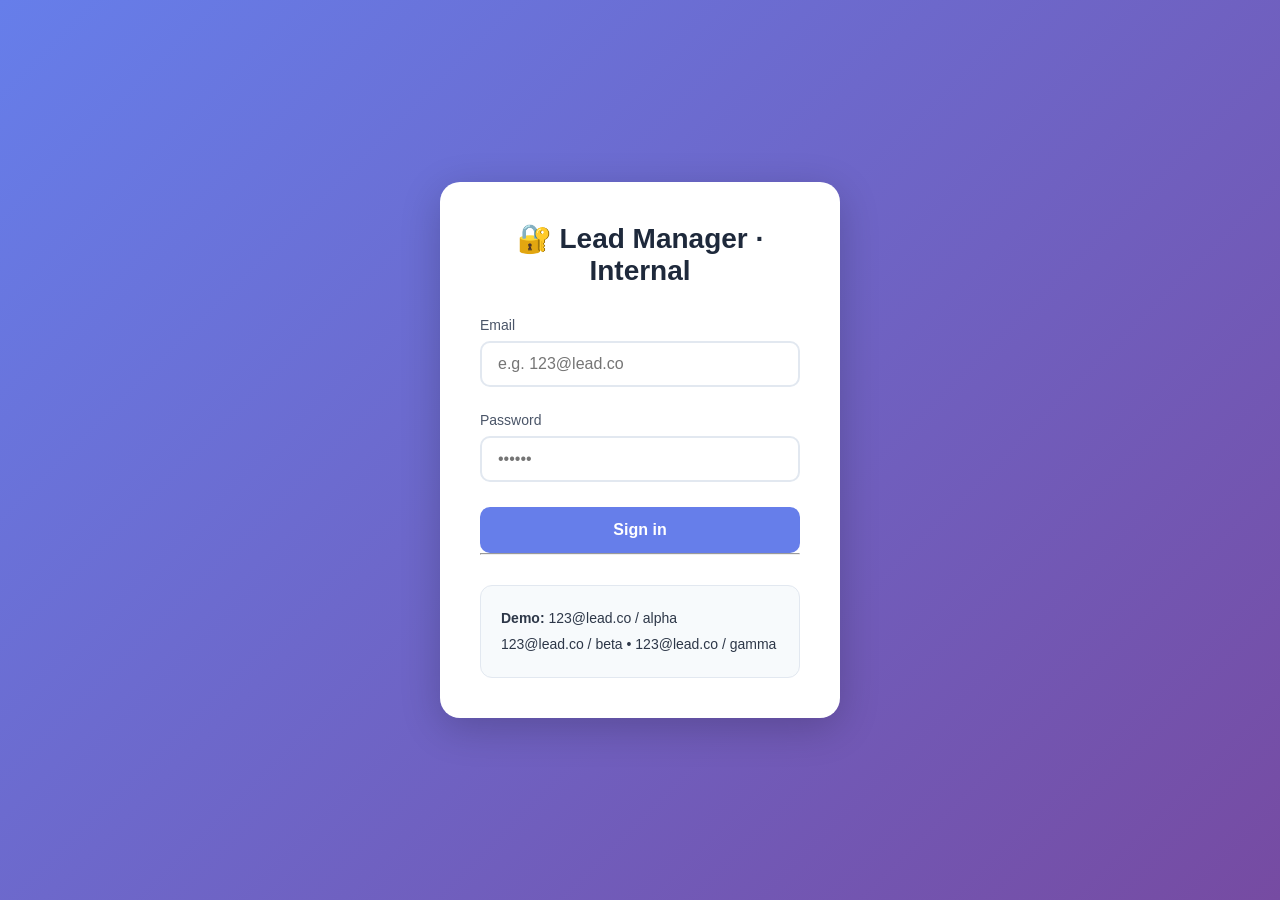
<file: index.html>
<!DOCTYPE html>
<html lang="en">
<head>
    <meta charset="UTF-8">
    <meta name="viewport" content="width=device-width, initial-scale=1.0">
    <title>Lead Manager · Login</title>
    <link rel="stylesheet" href="style.css">
</head>
<body class="login-body">
    <div class="login-container">
        <h2>🔐 Lead Manager · Internal</h2>
        <div id="login-error" class="error-msg" style="display: none;">Invalid credentials</div>
        <div class="login-form">
            <div class="form-group">
                <label>Email</label>
                <input type="email" id="login-email" placeholder="e.g. 123@lead.co" autocomplete="off">
            </div>
            <div class="form-group">
                <label>Password</label>
                <input type="password" id="login-password" placeholder="••••••">
            </div>
            <button class="login-btn" id="login-btn">Sign in</button>
        </div>
        <hr>
        <div class="demo-hint">
            <strong>Demo:</strong> 123@lead.co / alpha<br>123@lead.co / beta • 123@lead.co / gamma
        </div>
    </div>

    <script src="script.js"></script>
</body>
</html>
</file>
<file: style.css>
* {
    margin: 0;
    padding: 0;
    box-sizing: border-box;
    font-family: -apple-system, BlinkMacSystemFont, 'Segoe UI', Roboto, Oxygen, Ubuntu, sans-serif;
}

/* Login Page */
.login-body {
    background: linear-gradient(135deg, #667eea 0%, #764ba2 100%);
    min-height: 100vh;
    display: flex;
    align-items: center;
    justify-content: center;
    padding: 20px;
}

.login-container {
    background: white;
    max-width: 400px;
    width: 100%;
    padding: 40px;
    border-radius: 20px;
    box-shadow: 0 10px 40px rgba(0,0,0,0.2);
}

.login-container h2 {
    color: #1e293b;
    margin-bottom: 30px;
    text-align: center;
    font-size: 28px;
}

.login-form .form-group {
    margin-bottom: 25px;
}

.form-group label {
    display: block;
    margin-bottom: 8px;
    color: #4a5568;
    font-weight: 500;
    font-size: 14px;
}

.form-group input,
.form-group select {
    width: 100%;
    padding: 12px 16px;
    border: 2px solid #e2e8f0;
    border-radius: 10px;
    font-size: 16px;
    transition: all 0.3s;
}

.form-group input:focus,
.form-group select:focus {
    outline: none;
    border-color: #667eea;
    box-shadow: 0 0 0 3px rgba(102, 126, 234, 0.1);
}

.login-btn {
    width: 100%;
    padding: 14px;
    background: #667eea;
    color: white;
    border: none;
    border-radius: 10px;
    font-size: 16px;
    font-weight: 600;
    cursor: pointer;
    transition: background 0.3s;
}

.login-btn:hover {
    background: #5a67d8;
}

.error-msg {
    color: #e53e3e;
    text-align: center;
    margin-bottom: 20px;
    padding: 10px;
    background: #fff5f5;
    border-radius: 8px;
    display: none;
}

.demo-hint {
    margin-top: 30px;
    padding: 20px;
    background: #f7fafc;
    border-radius: 12px;
    border: 1px solid #e2e8f0;
    font-size: 14px;
    color: #2d3748;
    line-height: 1.8;
}

/* Dashboard */
body:not(.login-body) {
    background: #f7fafc;
    min-height: 100vh;
}

.app-container {
    max-width: 1400px;
    margin: 0 auto;
    padding: 20px;
}

.top-bar {
    background: white;
    padding: 20px 30px;
    border-radius: 12px;
    margin-bottom: 30px;
    display: flex;
    justify-content: space-between;
    align-items: center;
    box-shadow: 0 2px 10px rgba(0,0,0,0.1);
}

.logo {
    font-size: 24px;
    font-weight: 600;
    color: #667eea;
}

.user-badge {
    display: flex;
    align-items: center;
    gap: 20px;
}

.user-email {
    color: #4a5568;
    font-weight: 500;
}

.logout-btn {
    padding: 8px 16px;
    background: #e53e3e;
    color: white;
    border: none;
    border-radius: 8px;
    cursor: pointer;
    font-weight: 500;
    transition: background 0.3s;
}

.logout-btn:hover {
    background: #c53030;
}

.content {
    background: white;
    border-radius: 12px;
    padding: 30px;
    box-shadow: 0 2px 10px rgba(0,0,0,0.1);
}

/* Notification Container */
.notification-container {
    position: fixed;
    top: 20px;
    right: 20px;
    z-index: 9999;
    max-width: 350px;
}

.notification {
    background: white;
    border-radius: 12px;
    padding: 15px;
    margin-bottom: 10px;
    box-shadow: 0 5px 20px rgba(0,0,0,0.15);
    border-left: 4px solid;
    animation: slideIn 0.3s ease;
    display: flex;
    align-items: flex-start;
    gap: 12px;
}

.notification.success { border-left-color: #48bb78; }
.notification.warning { border-left-color: #ecc94b; }
.notification.info { border-left-color: #4299e1; }
.notification.error { border-left-color: #f56565; }

@keyframes slideIn {
    from {
        transform: translateX(100%);
        opacity: 0;
    }
    to {
        transform: translateX(0);
        opacity: 1;
    }
}

/* Summary Cards */
.summary-cards {
    display: flex;
    gap: 20px;
    margin-bottom: 30px;
    flex-wrap: wrap;
}

.summary-card {
    flex: 1;
    min-width: 200px;
    padding: 20px;
    border-radius: 12px;
    color: white;
}

.summary-card.leads {
    background: linear-gradient(135deg, #667eea 0%, #764ba2 100%);
}

.summary-card.budget {
    background: linear-gradient(135deg, #f6ad55 0%, #dd6b20 100%);
}

.summary-card h3 {
    font-size: 14px;
    text-transform: uppercase;
    letter-spacing: 1px;
    opacity: 0.9;
    margin-bottom: 10px;
}

.summary-card .number {
    font-size: 32px;
    font-weight: 700;
}

.summary-card .label {
    font-size: 12px;
    opacity: 0.8;
    margin-top: 5px;
}

/* City Filters */
.city-filters {
    display: flex;
    gap: 10px;
    flex-wrap: wrap;
    margin-bottom: 20px;
}

.city-filter {
    padding: 8px 16px;
    border: 1px solid #e2e8f0;
    border-radius: 30px;
    background: white;
    font-size: 14px;
    cursor: pointer;
    transition: all 0.3s;
}

.city-filter:hover {
    background: #f7fafc;
    border-color: #cbd5e0;
}

.city-filter.active {
    background: #667eea;
    color: white;
    border-color: #667eea;
}

/* Lead Form */
.lead-form {
    background: #f7fafc;
    padding: 30px;
    border-radius: 12px;
    margin-bottom: 30px;
    display: flex;
    flex-wrap: wrap;
    gap: 20px;
    align-items: flex-end;
}

.lead-form .form-group {
    flex: 1;
    min-width: 150px;
}

.lead-form label {
    font-size: 12px;
    text-transform: uppercase;
    color: #718096;
    margin-bottom: 5px;
    display: block;
}

.lead-form input,
.lead-form select {
    width: 100%;
    padding: 10px;
    border: 1px solid #e2e8f0;
    border-radius: 8px;
    font-size: 14px;
}

.btn-primary {
    padding: 12px 30px;
    background: #48bb78;
    color: white;
    border: none;
    border-radius: 8px;
    font-weight: 600;
    cursor: pointer;
    transition: background 0.3s;
    min-width: 120px;
}

.btn-primary:hover {
    background: #38a169;
}

/* Tabs */
.lead-tabs {
    display: flex;
    gap: 10px;
    margin-bottom: 20px;
    flex-wrap: wrap;
}

.tab-btn {
    padding: 10px 20px;
    background: white;
    border: 1px solid #e2e8f0;
    border-radius: 8px;
    cursor: pointer;
    font-weight: 500;
    color: #4a5568;
    transition: all 0.3s;
}

.tab-btn:hover {
    background: #f7fafc;
}

.tab-btn.active {
    background: #667eea;
    color: white;
    border-color: #667eea;
}

.tab-btn .count {
    background: #e2e8f0;
    padding: 2px 8px;
    border-radius: 12px;
    font-size: 12px;
    margin-left: 8px;
}

.tab-btn.active .count {
    background: rgba(255,255,255,0.2);
    color: white;
}

/* Table */
.table-wrapper {
    overflow-x: auto;
    border-radius: 12px;
    border: 1px solid #e2e8f0;
}

table {
    width: 100%;
    border-collapse: collapse;
    min-width: 1000px;
}

th {
    background: #f7fafc;
    padding: 15px;
    text-align: left;
    font-weight: 600;
    color: #4a5568;
    border-bottom: 2px solid #e2e8f0;
}

td {
    padding: 15px;
    border-bottom: 1px solid #e2e8f0;
    vertical-align: middle;
}

.date-separator {
    background: #f7fafc;
    font-weight: 600;
    color: #4a5568;
}

.date-badge {
    background: #667eea;
    color: white;
    padding: 4px 12px;
    border-radius: 20px;
    font-size: 12px;
    margin-right: 10px;
}

.today-badge {
    background: #48bb78;
}

/* City Badge */
.city-badge {
    display: inline-flex;
    align-items: center;
    gap: 5px;
    background: #e6fffa;
    color: #234e52;
    padding: 4px 12px;
    border-radius: 20px;
    font-size: 12px;
    margin-top: 5px;
}

/* Status Select */
.status-select {
    padding: 6px 12px;
    border: 1px solid #e2e8f0;
    border-radius: 20px;
    font-size: 13px;
    cursor: pointer;
}

/* Budget Input */
.budget-input {
    width: 100px;
    padding: 6px;
    border: 1px solid #e2e8f0;
    border-radius: 6px;
}

.currency {
    color: #718096;
    margin-right: 2px;
}

/* Pages Badge */
.pages-badge {
    display: inline-flex;
    align-items: center;
    gap: 5px;
    background: #fefcbf;
    color: #975a16;
    padding: 4px 12px;
    border-radius: 20px;
    font-size: 12px;
    margin-top: 5px;
}

.pages-badge input {
    width: 50px;
    border: none;
    background: transparent;
    font-weight: 600;
    color: #975a16;
}

/* Requirements Text */
.requirements-text {
    max-width: 200px;
    font-size: 13px;
    color: #4a5568;
    padding: 4px 8px;
    border: 1px solid #e2e8f0;
    border-radius: 20px;
}

/* Note Input */
.note-input {
    width: 150px;
    padding: 6px;
    border: 1px solid #e2e8f0;
    border-radius: 20px;
    font-size: 13px;
}

/* Action Buttons */
.action-cell {
    display: flex;
    gap: 8px;
    align-items: center;
}

.call-btn {
    padding: 6px 12px;
    background: #e6fffa;
    color: #234e52;
    border-radius: 20px;
    text-decoration: none;
    font-size: 13px;
    transition: background 0.3s;
}

.call-btn:hover {
    background: #b2f5ea;
}

.delete-btn {
    padding: 6px 12px;
    background: #fed7d7;
    color: #c53030;
    border: none;
    border-radius: 20px;
    cursor: pointer;
    font-size: 13px;
    transition: background 0.3s;
}

.delete-btn:hover {
    background: #feb2b2;
}

/* Empty Row */
.empty-row td {
    padding: 40px;
    text-align: center;
    color: #a0aec0;
    font-style: italic;
}

/* Responsive */
@media (max-width: 768px) {
    .lead-form {
        flex-direction: column;
        align-items: stretch;
    }
    
    .lead-form .form-group {
        min-width: 100%;
    }
    
    .btn-primary {
        width: 100%;
    }
    
    .summary-cards {
        flex-direction: column;
    }
    
    .summary-card {
        min-width: 100%;
    }
    
    .notification-container {
        left: 20px;
        right: 20px;
        max-width: none;
    }
}
</file>
